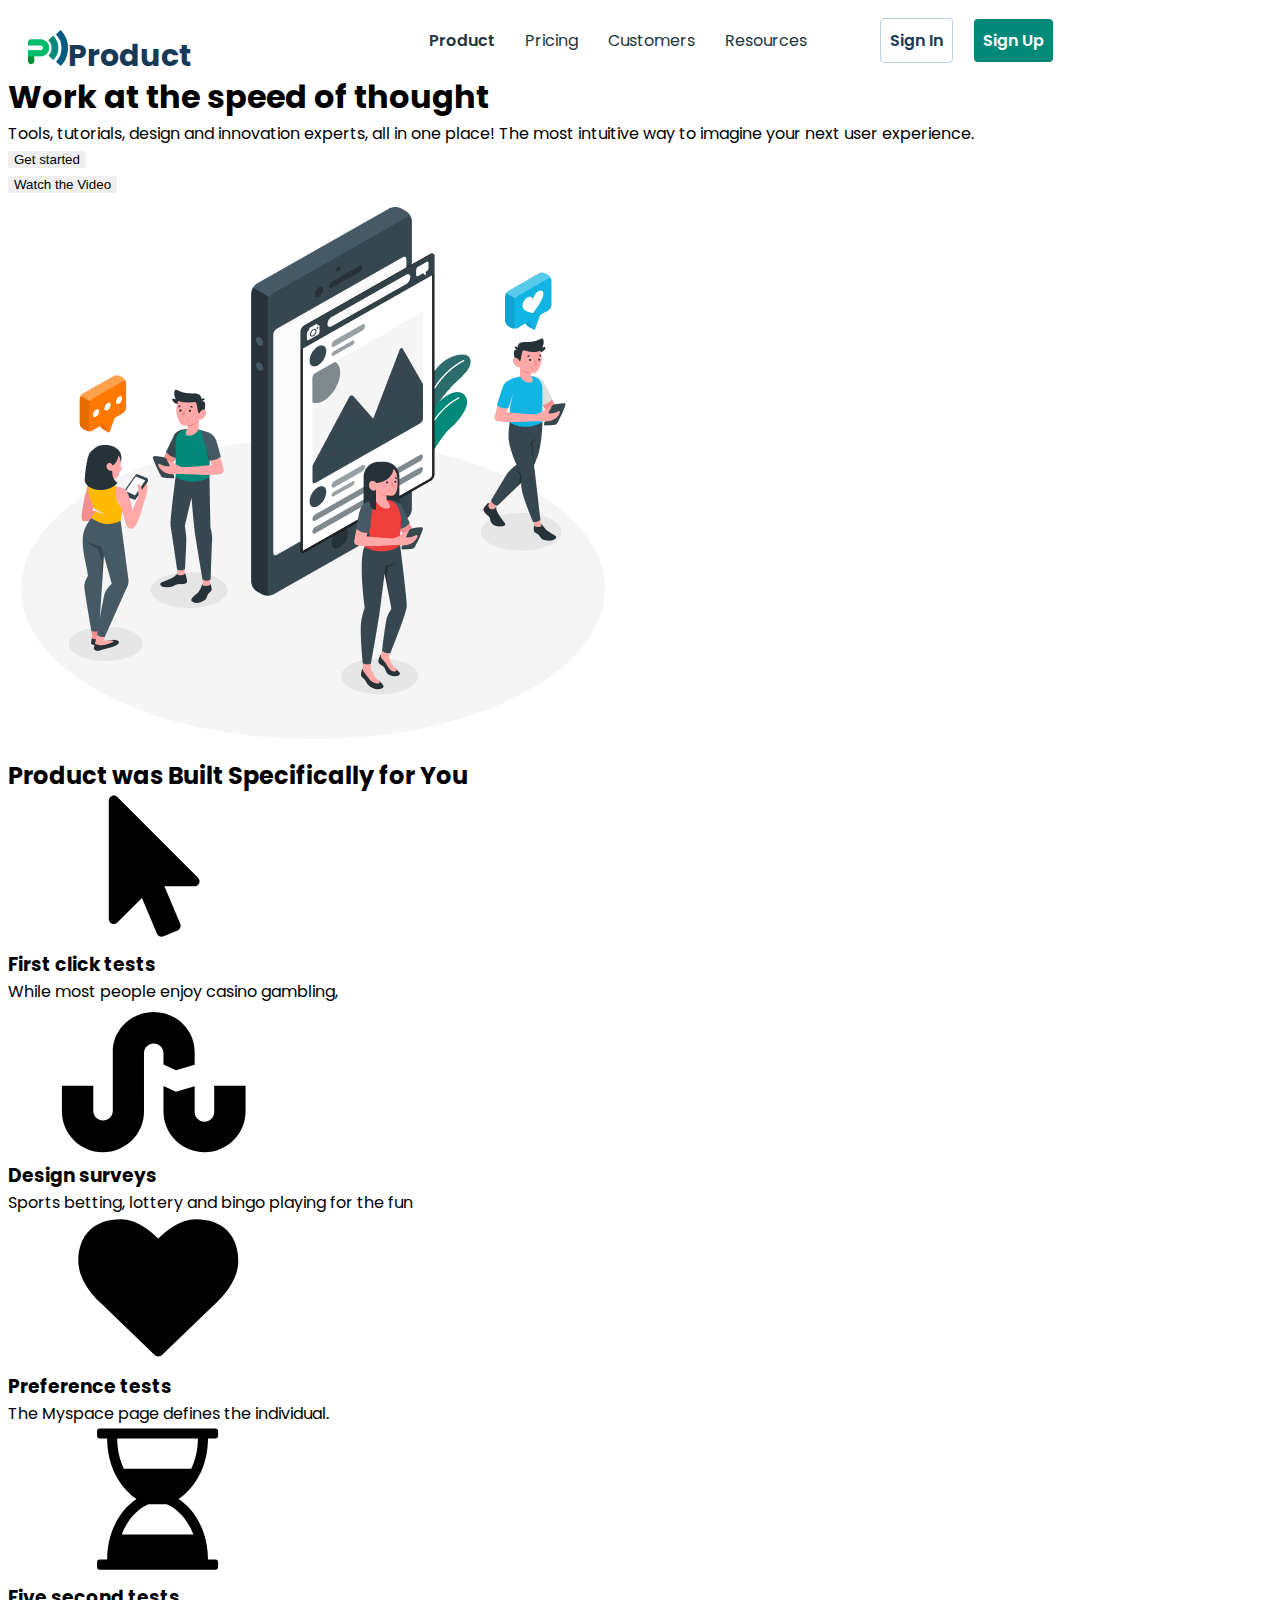
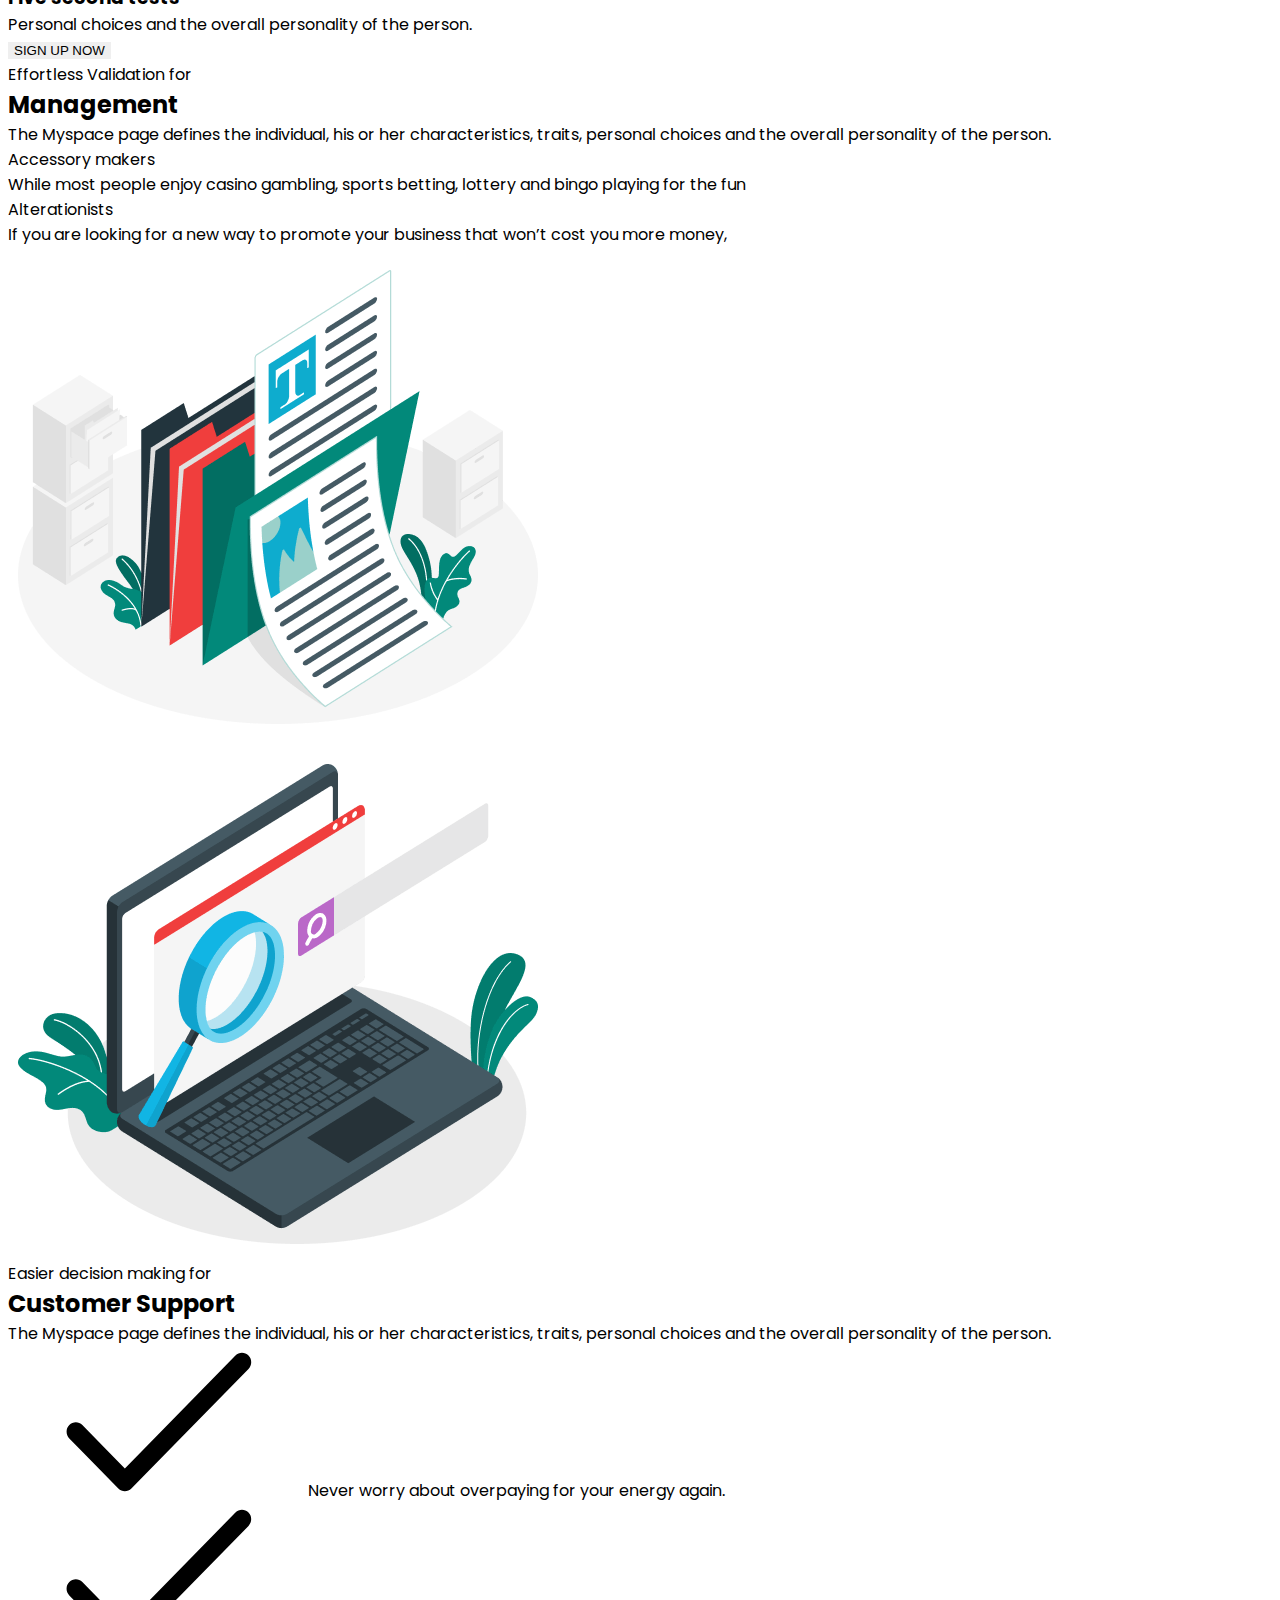
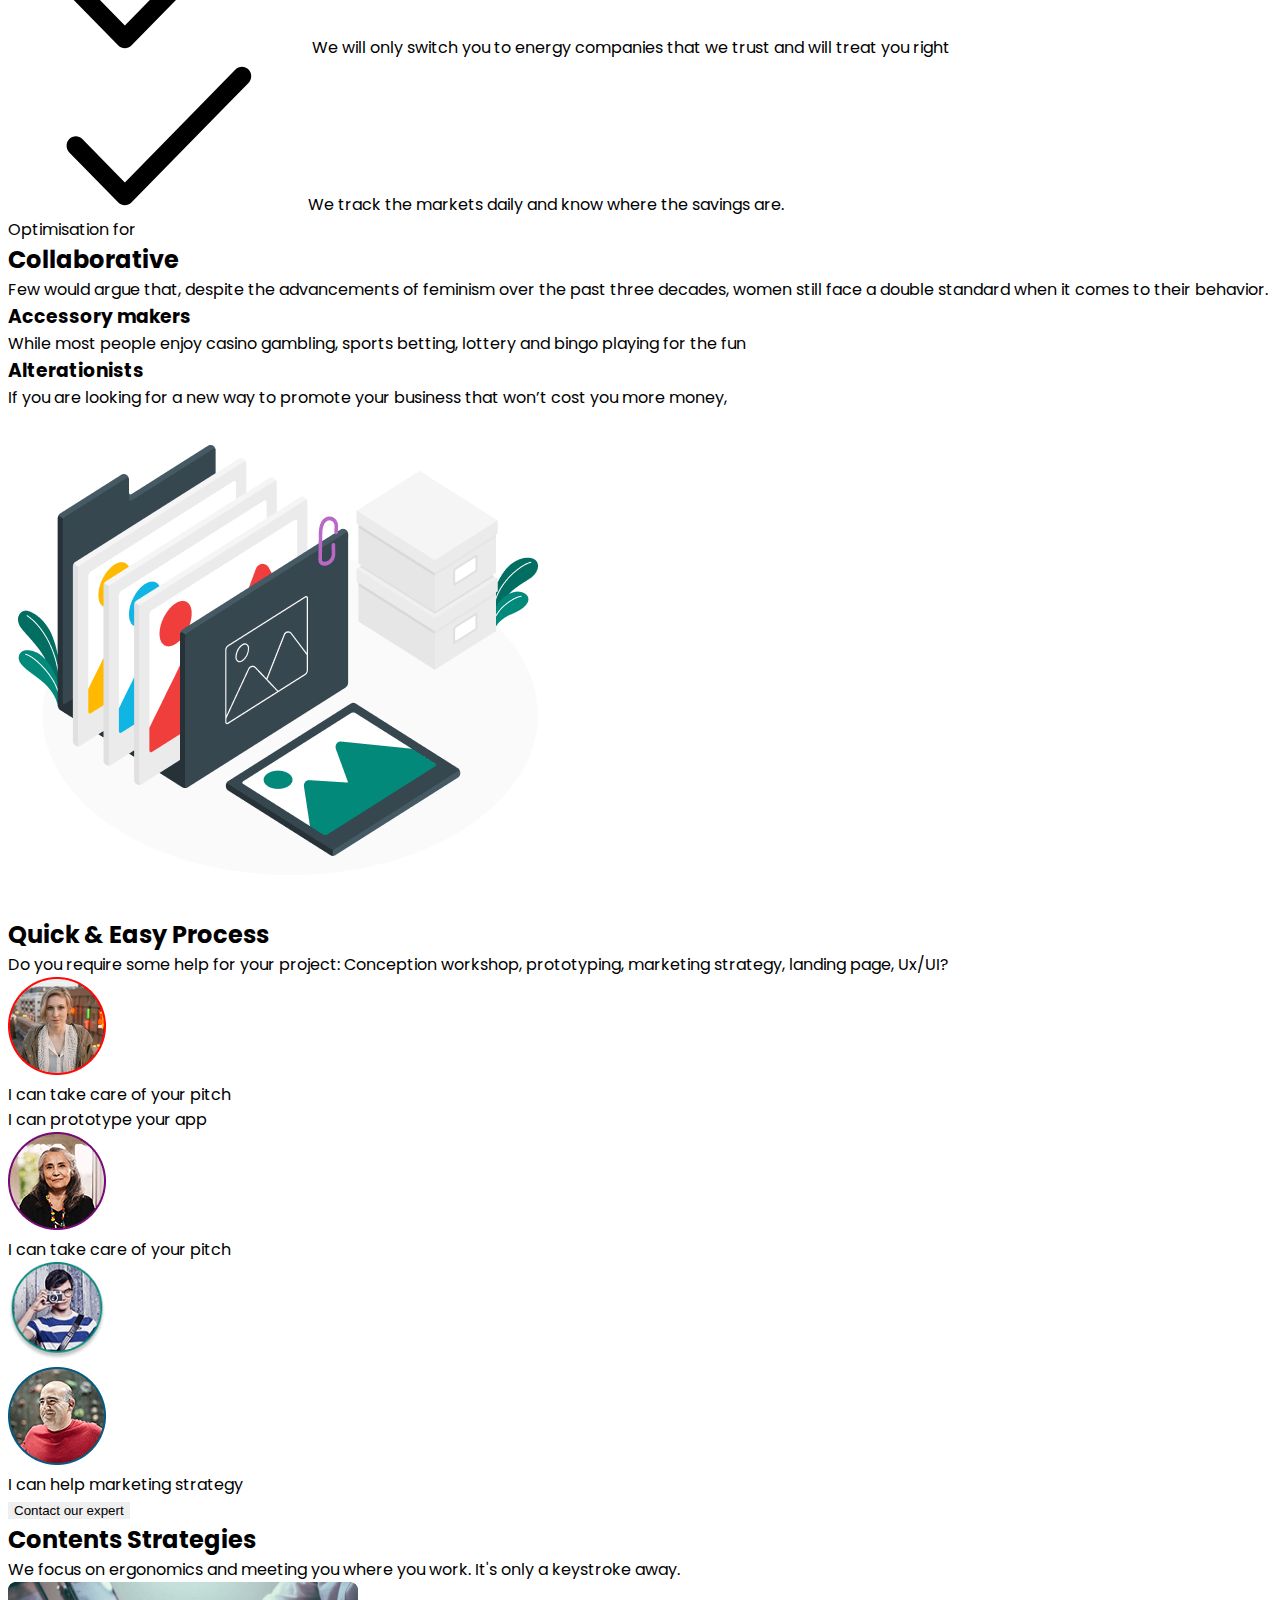
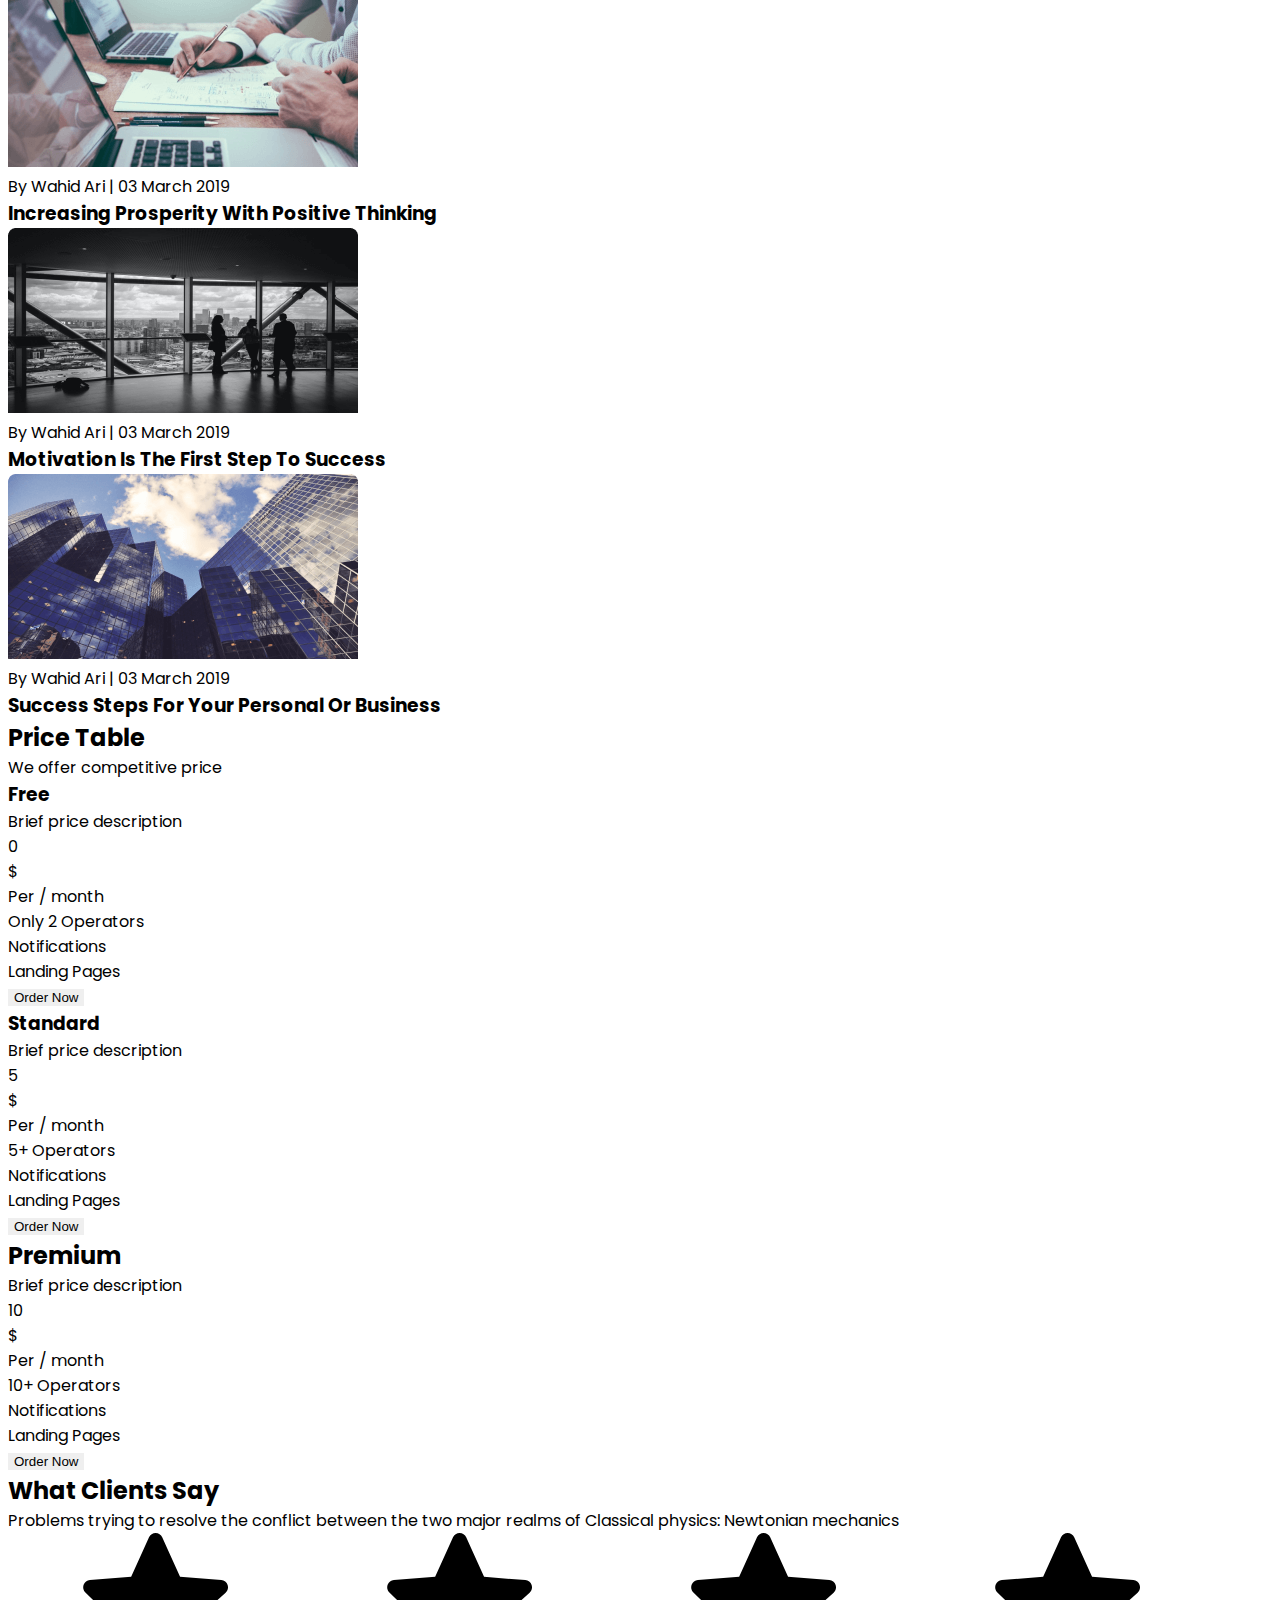
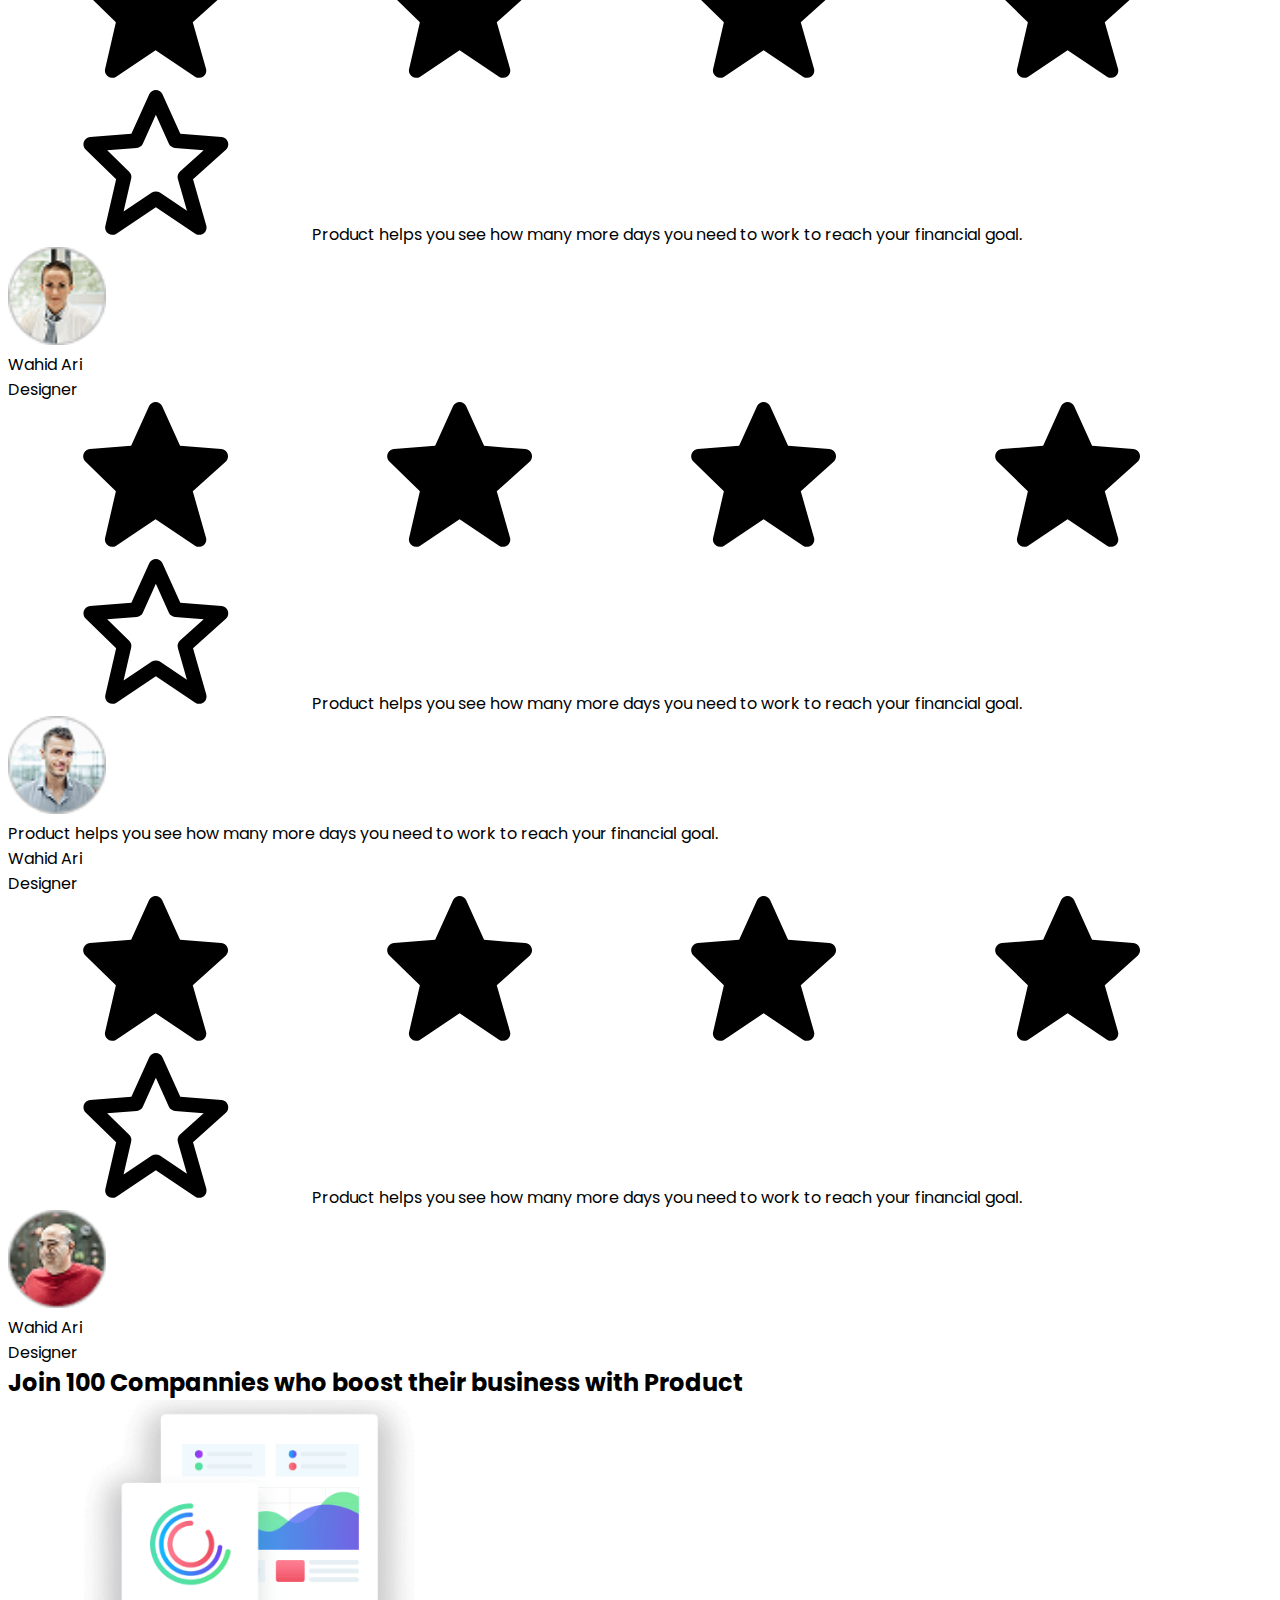
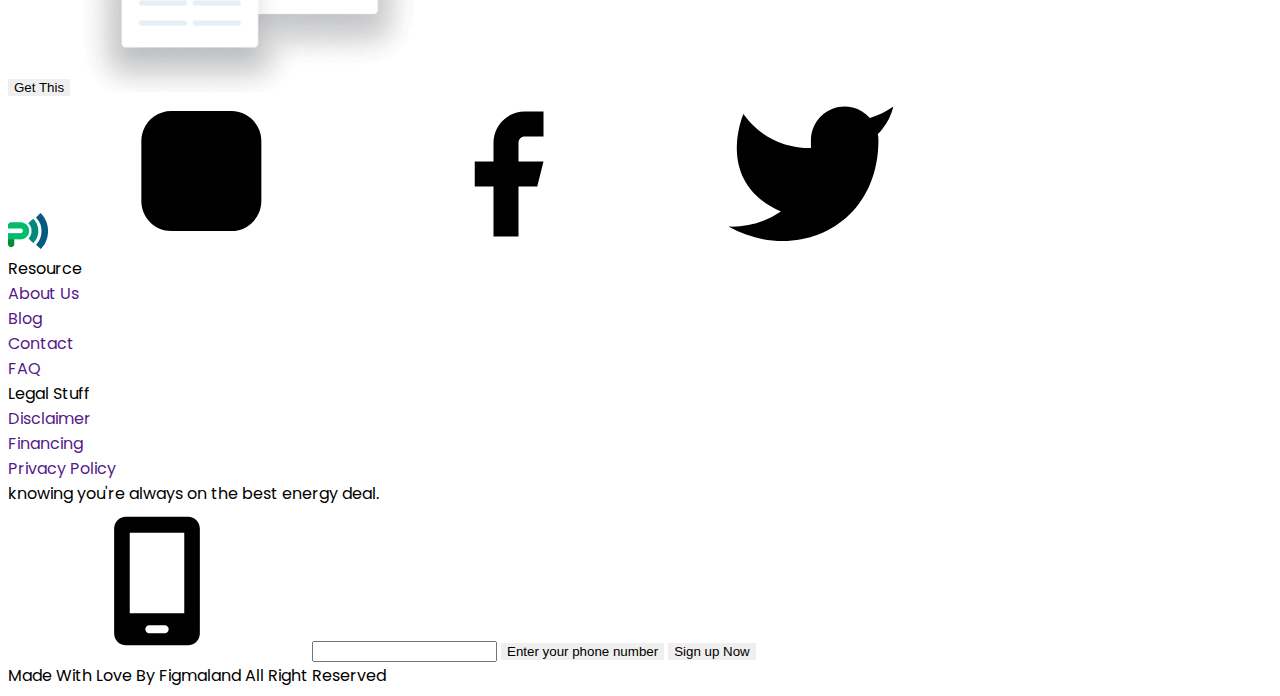
<file: index.html>
<!DOCTYPE html>
<html lang="en">
  <head>
    <meta charset="UTF-8" />
    <meta name="viewport" content="width=device-width, initial-scale=1.0" />
    <link
      rel="stylesheet"
      href="https://cdnjs.cloudflare.com/ajax/libs/modern-normalize/3.0.1/modern-normalize.min.css"
      integrity="sha512-q6WgHqiHlKyOqslT/lgBgodhd03Wp4BEqKeW6nNtlOY4quzyG3VoQKFrieaCeSnuVseNKRGpGeDU3qPmabCANg=="
      crossorigin="anonymous"
      referrerpolicy="no-referrer"
    />
    <link rel="preconnect" href="https://fonts.googleapis.com" />
    <link rel="preconnect" href="https://fonts.gstatic.com" crossorigin />
    <link
      href="https://fonts.googleapis.com/css2?family=Montserrat&family=Poppins:wght@400;500;600;700&family=Roboto&display=swap"
      rel="stylesheet"
    />
    <link rel="stylesheet" href="./css/styles.css" />
    <title>Business promotion</title>
  </head>
  <body>
    <header class="header">
      <div class="container header-container">
      <nav class="header-nav">
       <div class="header-nav-logo">
        <a href="./index.html" class="header-logo"
          ><img src="./imagines/logo.png" alt="logo" />Product</a
        >
       </div>
        <ul class="header-menu-list">
          <li class="header-menu-item">
            <a href="./index.html" class="header-menu-link prod">Product</a>
          </li>
          <li class="header-menu-item">
            <a href="./pricing.html" class="header-menu-link">Pricing</a>
          </li>
          <li class="header-menu-item">
            <a href="./costumers.html" class="header-menu-link">Customers</a>
          </li>
          <li class="header-menu-item">
            <a href="./resourses.html" class="header-menu-link">Resources</a>
          </li>
        </ul>
      </nav>
      <ul class="header-btn-list">
        <li class="header-btn-item">
          <button class="header-btn-sign-in" type="button">Sign In</button>
        </li>
        <li class="header-btn-item">
          <button class="header-btn-sign-up" type="button">Sign Up</button>
        </li>
      </ul>
      </div>
    </header>
    <main>
      <section>
        <div>
        <h1>Work at the speed of thought</h1>
        <p>
          Tools, tutorials, design and innovation experts, all in one place! The
          most intuitive way to imagine your next user experience.
        </p>
        <ul>
          <li>
            <button type="button">Get started</button>
          </li>
          <li><button type="button">Watch the Video</button></li>
        </ul>
        <img
          src="./imagines/people-with-phones.png"
          alt="people-with-phones"
          width="610"
        />
      </section>

      <section>
        <h2>Product was Built Specifically for You</h2>
        <ul>
          <li>
            <svg>
              <use href="./imagines/icons.svg#icon-click"></use>
            </svg>
            <h3>First click tests</h3>
            <p>While most people enjoy casino gambling,</p>
          </li>
          <li>
            <svg>
              <use href="./imagines/icons.svg#icon-wave"></use>
            </svg>
            <h3>Design surveys</h3>
            <p>Sports betting, lottery and bingo playing for the fun</p>
          </li>
          <li>
            <svg>
              <use href="./imagines/icons.svg#icon-heart"></use>
            </svg>
            <h3>Preference tests</h3>
            <p>The Myspace page defines the individual.</p>
          </li>
          <li>
            <svg>
              <use href="./imagines/icons.svg#icon-hourglass"></use>
            </svg>
            <h3>Five second tests</h3>
            <p>Personal choices and the overall personality of the person.</p>
          </li>
        </ul>
        <button type="button">SIGN UP NOW</button>
      </section>
      <section>
        <p>Effortless Validation for</p>
        <h2>Management</h2>
        <p>
          The Myspace page defines the individual, his or her characteristics,
          traits, personal choices and the overall personality of the person.
        </p>
        <p>Accessory makers</p>
        <p>
          While most people enjoy casino gambling, sports betting, lottery and
          bingo playing for the fun
        </p>
        <p>Alterationists</p>
        <p>
          If you are looking for a new way to promote your business that won’t
          cost you more money,
        </p>
        <img src="./imagines/management.png" alt="management" width="540" />
      </section>
      <section>
        <img src="./imagines/support.png" alt="support" width="540" />
        <p>Easier decision making for</p>
        <h2>Customer Support</h2>
        <p>
          The Myspace page defines the individual, his or her characteristics,
          traits, personal choices and the overall personality of the person.
        </p>
        <ul>
          <li>
            <p> <svg>
              <use href="./imagines/icons.svg#icon-check-mark"></use>
            </svg>Never worry about overpaying for your energy again.</p>
          </li>
          <li>
            <p>
               <svg>
              <use href="./imagines/icons.svg#icon-check-mark"></use>
            </svg>
              We will only switch you to energy companies that we trust and will
              treat you right
            </p>
          </li>
          <li>
            <p>    <svg>
              <use href="./imagines/icons.svg#icon-check-mark"></use>
            </svg>We track the markets daily and know where the savings are.</p>
          </li>
        </ul>
      </section>
      <section>
        <p>Optimisation for</p>
        <h2>Collaborative</h2>
        <p>
          Few would argue that, despite the advancements of feminism over the
          past three decades, women still face a double standard when it comes
          to their behavior.
        </p>
        <h3>Accessory makers</h3>
        <p>
          While most people enjoy casino gambling, sports betting, lottery and
          bingo playing for the fun
        </p>
        <h3>Alterationists</h3>
        <p>
          If you are looking for a new way to promote your business that won’t
          cost you more money,
        </p>
        <img
          src="./imagines/collaboration.png"
          alt="collaboration"
          width="540"
        />
      </section>
      <section>
        <h2>Quick & Easy Process</h2>
        <p>
          Do you require some help for your project: Conception workshop,
          prototyping, marketing strategy, landing page, Ux/UI?
        </p>
        <ul>
          <li>
            <img src="./imagines/woman.png" alt="woman" width="98" />
            <p>I can take care of your pitch</p>
          </li>
          <li>
            <p>I can prototype your app</p>
            <img src="./imagines/old-women.png" alt="old-women" width="98" />
          </li>
          <li>
            <p>I can take care of your pitch</p>
            <img src="./imagines/boy.png" alt="boy" width="98" />
          </li>
          <li>
            <img src="./imagines/man.png" alt="man" width="98" />
            <p>I can help marketing strategy</p>
          </li>
        </ul>
        <button type="button">Contact our expert</button>
      </section>
      <section>
        <h2>Contents Strategies</h2>
        <p>
          We focus on ergonomics and meeting you where you work. It's only a
          keystroke away.
        </p>
        <ul>
          <li>
            <img
              src="./imagines/pencil-in-hand.png"
              alt="pencil-in-hand"
              width="350"
            />
          </li>
          <p>By Wahid Ari | 03 March 2019</p>
          <h3>Increasing Prosperity With Positive Thinking</h3>
          <li>
            <img src="./imagines/people.png" alt="people" width="350" />
            <p>By Wahid Ari | 03 March 2019</p>
            <h3>Motivation Is The First Step To Success</h3>
          </li>
          <li>
            <img
              src="./imagines/skyscrapers.png"
              alt="skyscrapers"
              width="350"
            />
            <p>By Wahid Ari | 03 March 2019</p>
            <h3>Success Steps For Your Personal Or Business</h3>
          </li>
        </ul>
      </section>
      <section>
        <h2>Price Table</h2>
        <p>We offer competitive price</p>
        <ul>
          <li>
            <h3>Free</h3>
            <p>Brief price description</p>
            <p>0</p>
            <p>$</p>
            <p>Per / month</p>
            <p>Only 2 Operators</p>
            <p>Notifications</p>
            <p>Landing Pages</p>
            <button type="button">Order Now</button>
          </li>

          <li>
            <h3>Standard</h3>
            <p>Brief price description</p>
            <p>5</p>
            <p>$</p>
            <p>Per / month</p>
            <p>5+ Operators</p>
            <p>Notifications</p>
            <p>Landing Pages</p>
            <button type="button">Order Now</button>
          </li>
          <li>
            <h2>Premium</h2>
            <p>Brief price description</p>
            <p>10</p>
            <p>$</p>
            <p>Per / month</p>
            <p>10+ Operators</p>
            <p>Notifications</p>
            <p>Landing Pages</p>
            <button type="button">Order Now</button>
          </li>
        </ul>
      </section>
      <section>
        <h2>What Clients Say</h2>
        <p>
          Problems trying to resolve the conflict between the two major realms
          of Classical physics: Newtonian mechanics
        </p>
        <ul>
          <li>
            <p>
             <svg>
              <use href="./imagines/icons.svg#icon-full-star"></use>
            </svg>
                  <svg>
              <use href="./imagines/icons.svg#icon-full-star"></use>
            </svg>
                  <svg>
              <use href="./imagines/icons.svg#icon-full-star"></use>
            </svg>
                  <svg>
              <use href="./imagines/icons.svg#icon-full-star"></use>
            </svg>
                  <svg>
              <use href="./imagines/icons.svg#icon-star"></use>
            </svg>
              Product helps you see how many more days you need to work to reach
              your financial goal.
            </p>
            <img
              src="./imagines/man-in-a-white-shirt.png"
              alt="man-in-a-white-shirt"
              width="98"
            />
            <p>Wahid Ari</p>
            <p>Designer</p>
          </li>
          <li>
            <p>
                           <svg>
              <use href="./imagines/icons.svg#icon-full-star"></use>
            </svg>
                  <svg>
              <use href="./imagines/icons.svg#icon-full-star"></use>
            </svg>
                  <svg>
              <use href="./imagines/icons.svg#icon-full-star"></use>
            </svg>
                  <svg>
              <use href="./imagines/icons.svg#icon-full-star"></use>
            </svg>
                  <svg>
              <use href="./imagines/icons.svg#icon-star"></use>
            </svg>
              Product helps you see how many more days you need to work to reach
              your financial goal.
            </p>
            <img
              src="./imagines/man-in-a-gray-shirt.png"
              alt="man-in-a-gray-shirt"
              width="98"
            />
            <p>
              Product helps you see how many more days you need to work to reach
              your financial goal.
            </p>
            <p>Wahid Ari</p>
            <p>Designer</p>
          </li>
          <li>
            <p>
                           <svg>
              <use href="./imagines/icons.svg#icon-full-star"></use>
            </svg>
                  <svg>
              <use href="./imagines/icons.svg#icon-full-star"></use>
            </svg>
                  <svg>
              <use href="./imagines/icons.svg#icon-full-star"></use>
            </svg>
                  <svg>
              <use href="./imagines/icons.svg#icon-full-star"></use>
            </svg>
                  <svg>
              <use href="./imagines/icons.svg#icon-star"></use>
            </svg>
              Product helps you see how many more days you need to work to reach
              your financial goal.
            </p>
            <img
              src="./imagines/man-in-a-red-t-shirt.png"
              alt="man-in-a-red-t-shirt"
              width="98"
            />
            <p>Wahid Ari</p>
            <p>Designer</p>
          </li>
        </ul>
      </section>
      <section>
        <h2>Join 100 Compannies who boost their business with Product</h2>
        <button type="button">Get This</button>
        <img src="./imagines/graphics.png" alt="graphics" width="351" />
      </section>
    </main>
  </body>
  <footer>
    <a href="./index.html"><img src="./imagines/logo.png" alt="Product" /></a>
    <svg>
      <use href="./imagines/icons.svg#icon-instagram"></use>
    </svg>
      <svg>
      <use href="./imagines/icons.svg#icon-facebook"></use>
    </svg>
      <svg>
      <use href="./imagines/icons.svg#icon-twitter"></use>
    </svg>
    <p>Resource</p>
    <ul>
      <li>
        <a href="">About Us</a>
      </li>
      <li>
        <a href="">Blog</a>
      </li>
      <li><a href="">Contact</a></li>
      <li>
        <a href="">FAQ</a>
      </li>
    </ul>
    <p>Legal Stuff</p>
    <ul>
      <li><a href="">Disclaimer</a></li>
      <li><a href="">Financing</a></li>
      <li><a href="">Privacy Policy</a></li>
    </ul>
    <p>knowing you're always on the best energy deal.</p>
    <svg>
      <use href="./imagines/icons.svg#icon-mobile-screen"></use>
    </svg>
    <input type="email"
    class=""
    name="user-email"
    id="user-email"
    required/>
    <button type="button">Enter your phone number</button>
    <button type="button">Sign up Now</button>
    <p>Made With Love By Figmaland All Right Reserved</p>
  </footer>
</html>
</file>
<file: css/styles.css>
body {
  font-family: "Poppins", sans-serif;
}

h1,
h2,
h3,
h4,
p {
  margin: 0;
}

button {
  border: none;
  cursor: pointer;
}

ul,
ol {
  list-style: none;
  padding-left: 0;
  margin-top: 0;
  margin-bottom: 0;
}

a {
  text-decoration: none;
}

.container {
  max-width: 1150px;
  padding-right: 20px;
  padding-left: 20px;
}

/*-------HEADER-------*/

.header-container {
  display: flex;
  align-items: center;
}

.header-nav {
  display: flex;
  align-items: center;
}

.header-nav-logo {
  gap: 4px;
  margin-right: 237px;
  padding-top: 22px;
}

.header-logo {
  font-family: "Poppins", sans-serif;
  font-weight: 700;
  font-size: 30px;
  line-height: 0.93333;
  color: #173a56;
}

.header-menu-list {
  display: flex;
  align-items: center;
  gap: 30px;
  margin-right: 73px;
}

.header-menu-link {
  font-family: "Poppins", sans-serif;
  font-weight: 400;
  font-size: 16px;
  line-height: 1.75;
  color: #22343d;
}

.prod {
  font-weight: 600;
}

.header-btn-list {
  display: flex;
  align-items: center;
  gap: 21px;
}

.header-btn-sign-in {
  font-family: "Poppins", sans-serif;
  font-weight: 600;
  font-size: 16px;
  text-align: center;
  color: #173a56;
  background-color: transparent;
  border: 1px solid #bcd0e5;
  border-radius: 4px;
  padding: 9px;
}

.header-btn-sign-up {
  font-family: "Poppins", sans-serif;
  font-weight: 600;
  font-size: 16px;
  color: #fff;
  background-color: #02897a;
  border-radius: 4px;
  padding: 9px;
}
</file>
